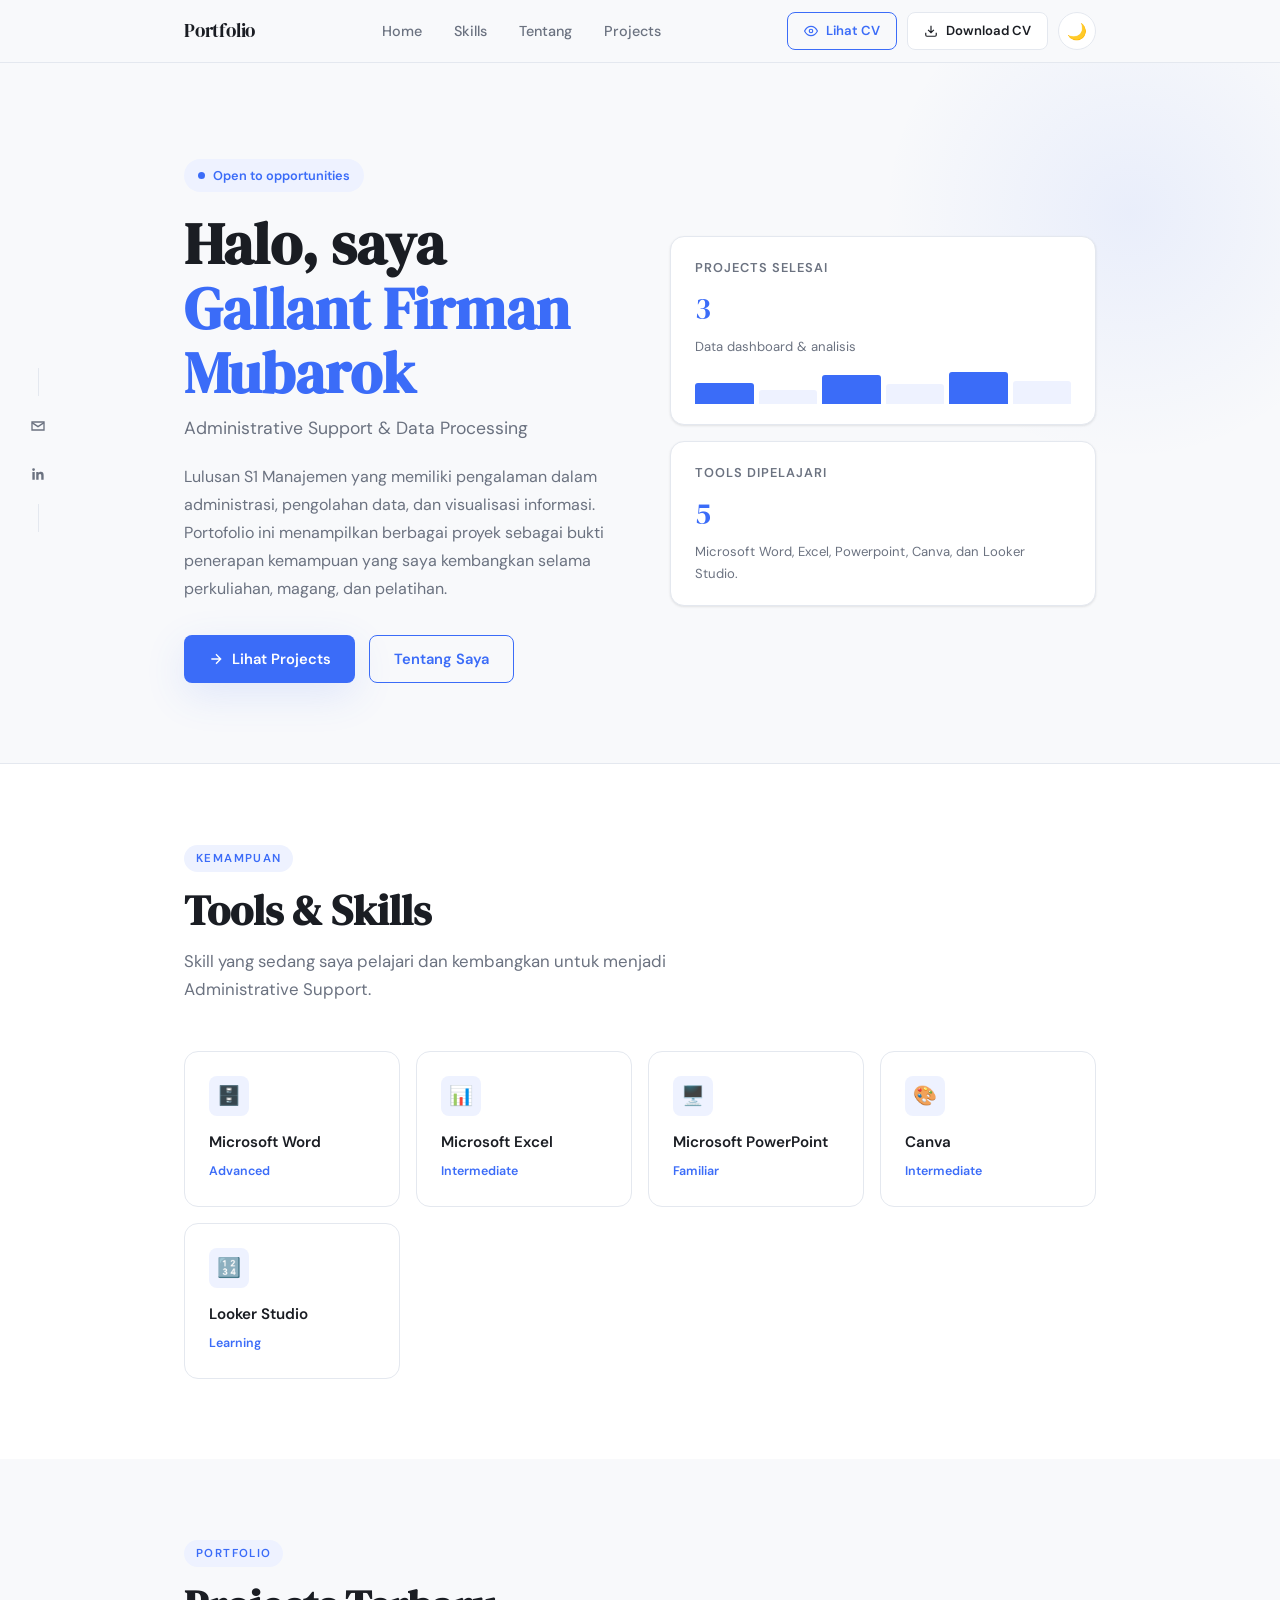
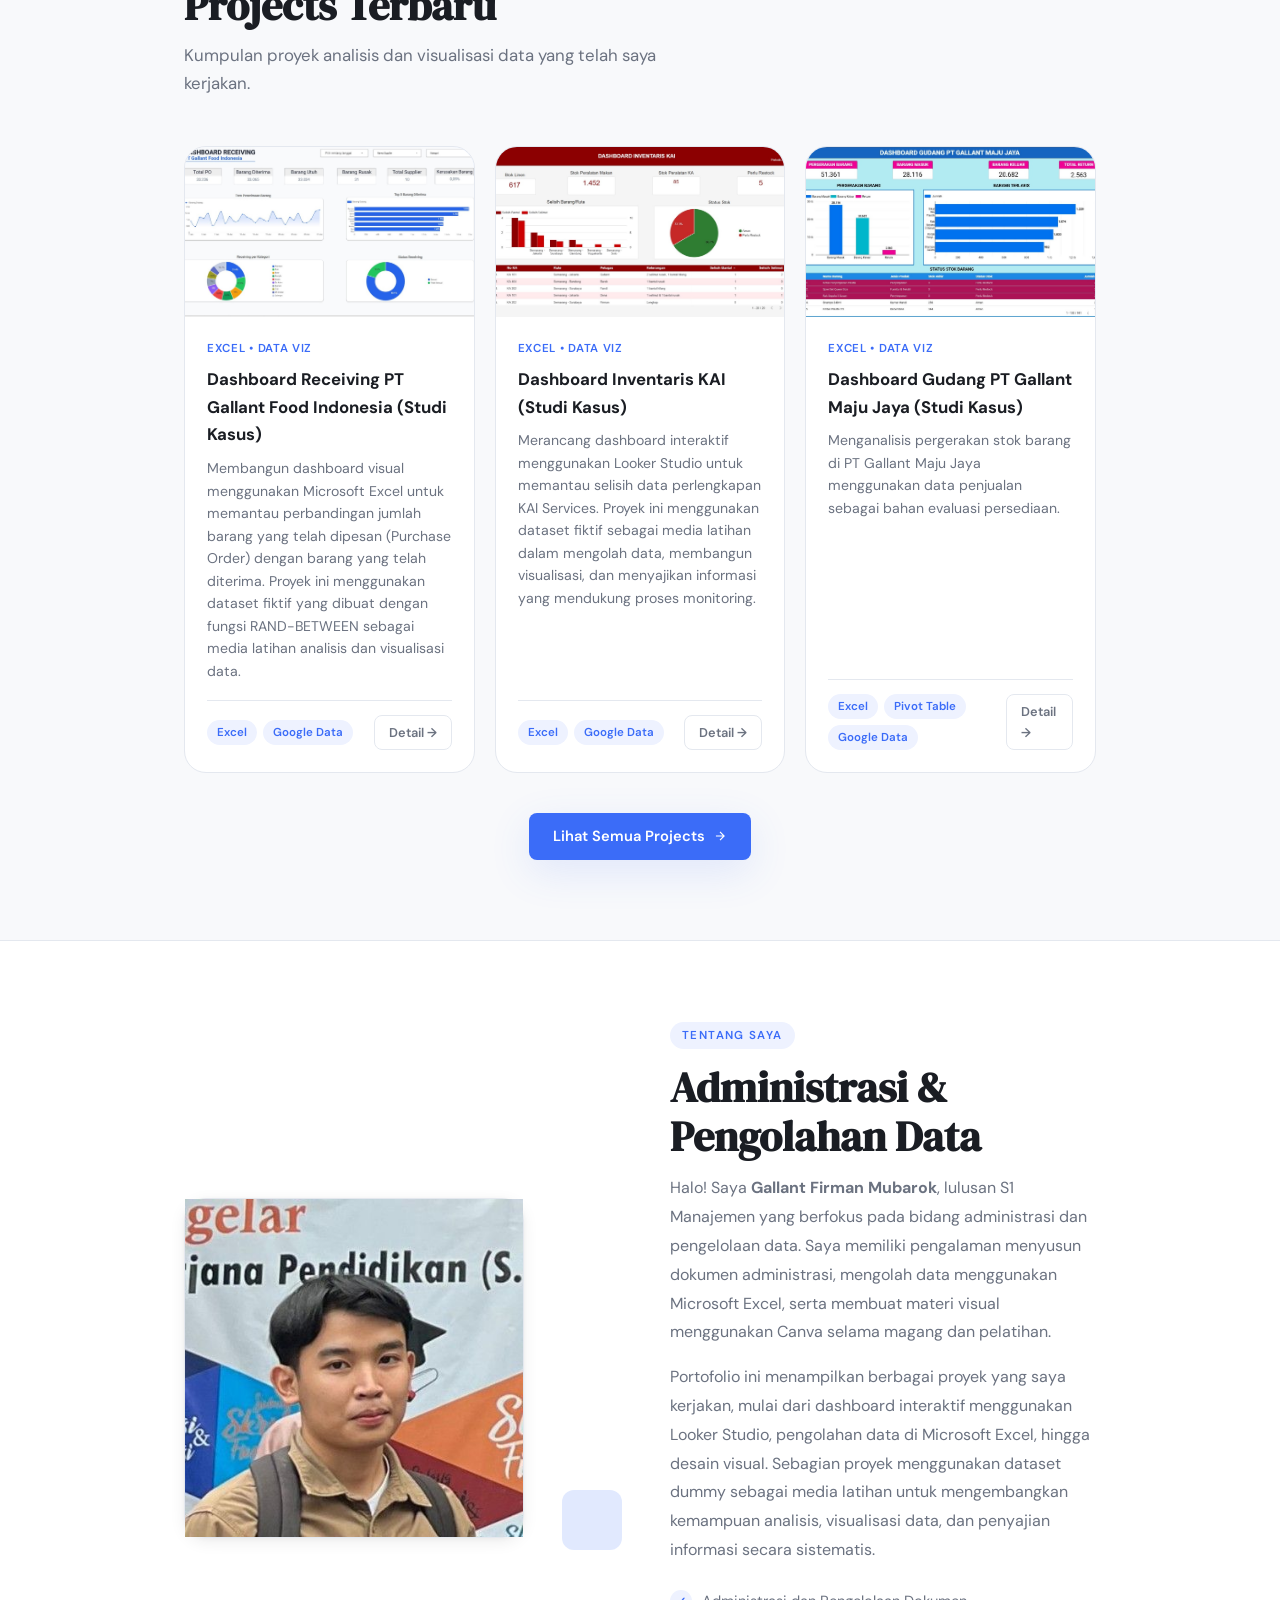
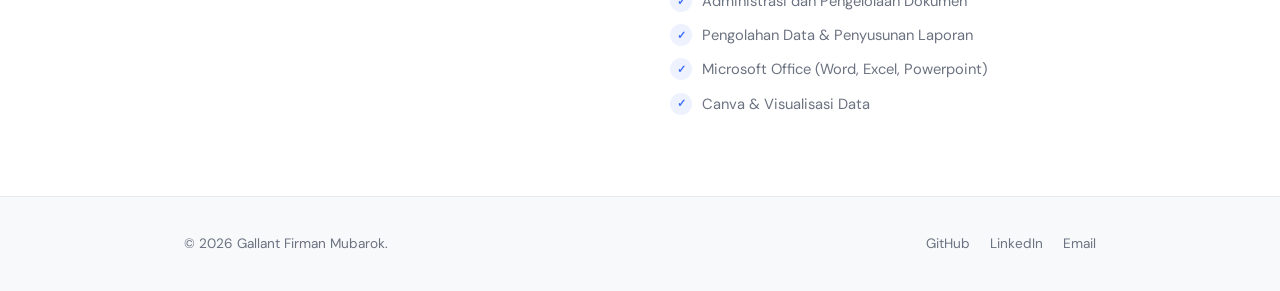
<file: index.html>
<!DOCTYPE html>
<!--
  DOCTYPE html = memberitahu browser bahwa ini adalah HTML versi 5
  Selalu taruh di baris pertama!
-->
<html lang="id">
<!--
  lang="id" = bahasa halaman ini adalah Indonesia
  Ini penting untuk aksesibilitas & SEO
-->

<head>
  <!-- HEAD berisi informasi tentang halaman, tidak terlihat di layar -->

  <!-- Charset = cara browser membaca karakter, utf-8 mendukung semua bahasa -->
  <meta charset="UTF-8">

  <!-- Viewport = instruksi untuk tampilan mobile agar responsif -->
  <meta name="viewport" content="width=device-width, initial-scale=1.0">

  <!-- Judul tab browser -->
  <title>Portfolio Gallant</title>

  <!-- Deskripsi untuk mesin pencari (SEO) -->
  <meta name="description" content="Portfolio data visualization dan dashboard oleh [Gallant Firman Mubarok], data enthusiast yang sedang belajar analisis data.">

  <!-- Hubungkan ke file CSS kita -->
  <link rel="stylesheet" href="css/style.css">

</head>

<body>

  <!-- ==================== NAVBAR ==================== -->
  <!-- <nav> = tag semantik untuk navigasi -->
  <nav class="navbar">
    <div class="container nav-inner">

      <!-- Logo / nama kamu -->
      <a href="index.html" class="nav-logo">
        Portfolio
      </a>

      <!-- Daftar link navigasi -->
      <ul class="nav-links" id="navLinks">
        <li><a href="index.html" class="active">Home</a></li>
        <li><a href="#skills">Skills</a></li>
        <li><a href="#about">Tentang</a></li>
        <li><a href="projects.html">Projects</a></li>
      </ul>

      <!-- Tombol dark mode + hamburger -->
      <div style="display:flex; align-items:center; gap:10px;">
        <!-- Tombol Lihat CV (preview, buka tab baru — TANPA atribut download) -->
        <a href="cv/cv-gallant.pdf" target="_blank" rel="noopener" class="btn btn-outline" style="padding:7px 16px; font-size:.82rem;">
          <svg width="14" height="14" fill="none" stroke="currentColor" stroke-width="2" viewBox="0 0 24 24">
            <path d="M1 12s4-8 11-8 11 8 11 8-4 8-11 8-11-8-11-8z"/>
            <circle cx="12" cy="12" r="3"/>
          </svg>
          Lihat CV
        </a>
        <!-- Tombol Download CV (unduh langsung) -->
        <a href="cv/cv-gallant.pdf" download class="btn btn-download" style="padding:7px 16px; font-size:.82rem;">
          <svg width="14" height="14" fill="none" stroke="currentColor" stroke-width="2" viewBox="0 0 24 24">
            <path d="M21 15v4a2 2 0 01-2 2H5a2 2 0 01-2-2v-4M7 10l5 5 5-5M12 15V3"/>
          </svg>
          Download CV
        </a>

        <!-- Tombol toggle dark/light mode -->
        <button class="theme-toggle" id="themeToggle" aria-label="Toggle dark mode" title="Ganti tema">
          🌙
        </button>

        <!-- Tombol hamburger ☰ — hanya terlihat di mobile -->
        <button class="nav-toggle" aria-label="Buka menu">
          <span></span>
          <span></span>
          <span></span>
        </button>
      </div>

    </div>
  </nav>


  <!-- ==================== HERO SECTION ==================== -->
  <!-- <main> = konten utama halaman -->
  <main>

    <section class="hero">
      <div class="container">
        <div class="hero-inner">

          <!-- Kolom kiri: teks -->
          <div class="hero-text">

            <!-- Badge "available for work" -->
            <div class="hero-badge">
              <span class="dot"></span>
              Open to opportunities
            </div>

            <!-- Nama kamu — GANTI dengan nama aslimu! -->
            <h1 class="hero-name">
              Halo, saya<br>
              <span class="accent">Gallant Firman Mubarok</span>
            </h1>

            <!-- Peran / jabatan -->
            <p class="hero-role">Administrative Support &amp; Data Processing</p>

            <!-- Deskripsi singkat — GANTI dengan deskripsimu! -->
            <p class="hero-desc">
              Lulusan S1 Manajemen yang memiliki pengalaman dalam administrasi, pengolahan data, dan visualisasi informasi. Portofolio ini menampilkan berbagai proyek sebagai bukti penerapan kemampuan yang saya kembangkan selama perkuliahan, magang, dan pelatihan.
            </p>

            <!-- Tombol aksi -->
            <div class="hero-actions">
              <a href="projects.html" class="btn btn-primary">
                <!-- SVG = grafik vektor untuk ikon kecil -->
                <svg width="16" height="16" fill="none" stroke="currentColor" stroke-width="2" viewBox="0 0 24 24">
                  <path d="M5 12h14M12 5l7 7-7 7"/>
                </svg>
                Lihat Projects
              </a>
              <a href="#about" class="btn btn-outline">Tentang Saya</a>
            </div>

          </div><!-- /hero-text -->

          <!-- Kolom kanan: kartu statistik dekoratif -->
          <div class="hero-visual">

            <div class="stat-card fade-up">
              <div class="label">Projects Selesai</div>
              <div class="value">3</div>
              <div class="desc">Data dashboard &amp; analisis</div>
              <!-- Bar chart mini dekoratif -->
              <div class="mini-chart">
                <div class="bar active" style="height:60%"></div>
                <div class="bar" style="height:40%"></div>
                <div class="bar active" style="height:80%"></div>
                <div class="bar" style="height:55%"></div>
                <div class="bar active" style="height:90%"></div>
                <div class="bar" style="height:65%"></div>
              </div>
            </div>

            <div class="stat-card fade-up">
              <div class="label">Tools Dipelajari</div>
              <div class="value">5</div>
              <div class="desc">Microsoft Word, Excel, Powerpoint, Canva, dan Looker Studio.</div>
            </div>

          </div><!-- /hero-visual -->

        </div><!-- /hero-inner -->
      </div>
    </section>


    <!-- ==================== SKILLS SECTION ==================== -->
    <section id="skills" style="background: white; border-top: 1px solid var(--color-border);">
      <div class="container">

        <span class="section-label">Kemampuan</span>
        <h2 class="section-title">Tools &amp; Skills</h2>
        <p class="section-subtitle">
          Skill yang sedang saya pelajari dan kembangkan untuk menjadi Administrative Support.
        </p>

        <!-- Grid skill — bisa ditambah / dikurangi sesuai kebutuhanmu -->
        <div class="skills-grid">

          <!-- Setiap .skill-card adalah satu kotak skill.
               CATATAN: sengaja TIDAK pakai progress bar persentase (mis. "80%") lagi —
               angka self-rated begitu gampang dipertanyakan ("kenapa cuma 80%?") dan
               terkesan seolah presisi padahal subjektif. Label kualitatif (Advanced /
               Intermediate / dst) tetap dipakai karena tidak mengklaim ukuran pasti. -->
           <div class="skill-card fade-up">
            <div class="skill-icon">🗄️</div>
            <div class="skill-name">Microsoft Word</div>
            <div class="skill-level">Advanced</div>
          </div>

          <div class="skill-card fade-up">
            <div class="skill-icon">📊</div>
            <div class="skill-name">Microsoft Excel</div>
            <div class="skill-level">Intermediate</div>
          </div>

          
          <div class="skill-card fade-up">
            <div class="skill-icon">🖥️</div>
            <div class="skill-name">Microsoft PowerPoint</div>
            <div class="skill-level">Familiar</div>
          </div>

          <div class="skill-card fade-up">
            <div class="skill-icon">🎨</div>
            <div class="skill-name">Canva</div>
            <div class="skill-level">Intermediate</div>
          </div>

          <div class="skill-card fade-up">
            <div class="skill-icon">🔢</div>
            <div class="skill-name">Looker Studio</div>
            <div class="skill-level">Learning</div>
          </div>

          
        </div><!-- /skills-grid -->

      </div>
    </section>


    <!-- ==================== PROJECTS PREVIEW ==================== -->
    <section id="projects">
      <div class="container">

        <span class="section-label">Portfolio</span>
        <h2 class="section-title">Projects Terbaru</h2>
        <p class="section-subtitle">
          Kumpulan proyek analisis dan visualisasi data yang telah saya kerjakan.
        </p>

        <div class="projects-grid">

          <!-- Card Slot #1 — Dashboard Receiving Gudang (dipindah ke depan, project favorit) -->
          <article class="project-card fade-up">
            <div class="project-thumb" style="padding:0; overflow:hidden;">
              <img src="images/dashboard-thumb-3.jpg"
                   alt="Dashboard Receiving PT Gallant Food Indonesia"
                   style="width:100%; height:100%; object-fit:cover; object-position:top;">
            </div>
            <div class="project-body">
              <div class="project-tag">Excel • Data Viz</div>
              <h3 class="project-title">Dashboard Receiving PT Gallant Food Indonesia (Studi Kasus)</h3>
              <p class="project-desc">Membangun dashboard visual menggunakan Microsoft Excel untuk memantau perbandingan jumlah barang yang telah dipesan (Purchase Order) dengan barang yang telah diterima. Proyek ini menggunakan dataset fiktif yang dibuat dengan fungsi RAND-BETWEEN sebagai media latihan analisis dan visualisasi data.</p>
              <div class="project-footer">
                <div class="project-tools">
                  <span class="tag">Excel</span>
                  <span class="tag">Google Data</span>
                </div>
                <a href="projects.html#project-1" class="btn btn-ghost" style="padding:6px 14px; font-size:.8rem">
                  Detail →
                </a>
              </div>
            </div>
          </article>

          <!-- Card Project 2 -->
<article class="project-card fade-up">
  <div class="project-thumb" style="padding:0; overflow:hidden;">
    <img src="images/dashboard-thumb-2.jpg"
         alt="Dashboard Inventaris KAI"
         style="width:100%; height:100%; object-fit:cover; object-position:top;">
  </div>
  <div class="project-body">
    <div class="project-tag">Excel • Data Viz</div>
    <h3 class="project-title">Dashboard Inventaris KAI (Studi Kasus)</h3>
    <p class="project-desc">Merancang dashboard interaktif menggunakan Looker Studio untuk memantau selisih data perlengkapan KAI Services. Proyek ini menggunakan dataset fiktif sebagai media latihan dalam mengolah data, membangun visualisasi, dan menyajikan informasi yang mendukung proses monitoring.</p>
    <div class="project-footer">
      <div class="project-tools">
        <span class="tag">Excel</span>
        <span class="tag">Google Data</span>
      </div>
      <a href="projects.html#project-2" class="btn btn-ghost" style="padding:6px 14px; font-size:.8rem">
        Detail →
      </a>
    </div>
  </div>
</article>
 <!-- Card Slot #3 — Dashboard Maju Jaya (dipindah ke belakang) -->
<article class="project-card fade-up">
  <div class="project-thumb" style="padding:0; overflow:hidden;">
    <img src="images/dashboard-thumb.jpg"
         alt="Dashboard Gudang PT Gallant Maju Jaya"
         style="width:100%; height:100%; object-fit:cover; object-position:top;">
  </div>
  <div class="project-body">
    <div class="project-tag">Excel • Data Viz</div>
    <h3 class="project-title">Dashboard Gudang PT Gallant Maju Jaya (Studi Kasus)</h3>
    <p class="project-desc">
      Menganalisis pergerakan stok barang di PT Gallant Maju Jaya menggunakan data penjualan sebagai bahan evaluasi persediaan.
    </p>
    <div class="project-footer">
      <div class="project-tools">
        <span class="tag">Excel</span>
        <span class="tag">Pivot Table</span>
        <span class="tag">Google Data</span>
      </div>
      <a href="projects.html#project-3" class="btn btn-ghost" style="padding:6px 14px; font-size:.8rem">
        Detail →
      </a>
    </div>
  </div>
</article>

                 </div><!-- /projects-grid -->

        <!-- Tombol lihat semua project -->
        <div class="see-all-wrap fade-up">
          <a href="projects.html" class="btn btn-primary">
            Lihat Semua Projects
            <svg width="14" height="14" fill="none" stroke="currentColor" stroke-width="2" viewBox="0 0 24 24">
              <path d="M5 12h14M12 5l7 7-7 7"/>
            </svg>
          </a>
        </div>

      </div>
    </section>


    <!-- ==================== ABOUT SECTION ==================== -->
    <section id="about" style="background: white; border-top: 1px solid var(--color-border);">
      <div class="container">

        <div class="about-grid">

          <!-- Kolom kiri: foto / avatar -->
          <div class="about-photo-wrap fade-up">
            <div class="about-photo">
              <img src="images/foto-saya.jpg" alt="Foto Gallant Firman Mubarok">
                              <!--
                Untuk memasukkan foto asli, ganti emoji di atas dengan:
                <img src="images/foto-saya.jpg" alt="Foto Gallant Firman Mubarok">
                Simpan foto di folder images/
              -->
            </div>
          </div>

          <!-- Kolom kanan: teks tentang -->
          <div class="about-content fade-up">
            <span class="section-label">Tentang Saya</span>
            <h2 class="section-title">Administrasi & Pengolahan Data</h2>

            <!-- GANTI dengan cerita personalmu! -->
            <p style="color: var(--color-muted); line-height: 1.8; margin-bottom: 16px;">
              Halo! Saya <strong>Gallant Firman Mubarok</strong>, lulusan S1 Manajemen yang berfokus pada bidang administrasi dan pengelolaan data. 
              Saya memiliki pengalaman menyusun dokumen administrasi, mengolah data menggunakan Microsoft Excel, serta membuat materi visual menggunakan Canva selama magang dan pelatihan.
    
            </p>
            <p style="color: var(--color-muted); line-height: 1.8; margin-bottom: 24px;">
             Portofolio ini menampilkan berbagai proyek yang saya kerjakan, mulai dari dashboard interaktif menggunakan Looker Studio, pengolahan data di Microsoft Excel, hingga desain visual. 
             Sebagian proyek menggunakan dataset dummy sebagai media latihan untuk mengembangkan kemampuan analisis, visualisasi data, dan penyajian informasi secara sistematis.
                      </p>

            <!-- Checklist hal-hal tentang kamu -->
            <ul class="about-list">
              <li>Administrasi dan Pengelolaan Dokumen</li>
              <li>Pengolahan Data &amp; Penyusunan Laporan</li>
              <li>Microsoft Office (Word, Excel, Powerpoint)</li>
              <li>Canva &amp; Visualisasi Data</li>
            </ul>

          </div>

        </div><!-- /about-grid -->

      </div>
    </section>

  </main><!-- /main -->


  <!-- ==================== FOOTER ==================== -->
  <footer>
    <div class="container footer-inner">
      <p class="footer-copy">
        © <span class="footer-year"></span> Gallant Firman Mubarok.
      </p>
      <nav class="footer-links">
        <a href="https://github.com/gallantfirman13-bot" target="_blank" rel="noopener">GitHub</a>
        <a href="https://www.linkedin.com/in/gallant-firman-39151b2b7/" target="_blank" rel="noopener">LinkedIn</a>
        <a href="mailto:gallantfirman13@gmail.com">Email</a>
      </nav>
    </div>
  </footer>


  <!-- Hubungkan file JavaScript — taruh di paling bawah agar HTML
       selesai dimuat dulu sebelum JS dijalankan -->
  <!-- Tombol Back to Top -->
  <!-- ==================== FLOATING KONTAK CEPAT ====================
       Sengaja cuma 2 ikon kecil + garis tipis (bukan tombol besar/berteks)
       biar tetap ringan & tidak berkesan padat. Ditaruh di kiri (bukan kanan)
       supaya tidak numpuk dengan tombol "Back to Top" yang di kanan-bawah.
       Otomatis disembunyikan di layar sempit (lihat CSS .contact-float),
       karena di situ kontak sudah cukup terwakili lewat footer. -->
  <div class="contact-float">
    <span class="contact-float-line"></span>
    <a href="mailto:gallantfirman13@gmail.com" class="icon-btn" aria-label="Kirim Email" title="Kirim Email">
      <svg width="16" height="16" fill="none" stroke="currentColor" stroke-width="2" viewBox="0 0 24 24">
        <path d="M3 6h18v12H3z"/>
        <path d="M3 7l9 6 9-6"/>
      </svg>
    </a>
    <a href="https://www.linkedin.com/in/gallant-firman-39151b2b7/" target="_blank" rel="noopener" class="icon-btn" aria-label="Buka LinkedIn" title="LinkedIn">
      <svg width="16" height="16" fill="currentColor" viewBox="0 0 24 24">
        <path d="M20.45 20.45h-3.56v-5.57c0-1.33-.02-3.04-1.85-3.04-1.85 0-2.14 1.45-2.14 2.94v5.67H9.34V9h3.42v1.56h.05c.48-.9 1.64-1.85 3.38-1.85 3.6 0 4.27 2.37 4.27 5.46zM5.34 7.43a2.06 2.06 0 110-4.13 2.06 2.06 0 010 4.13zM7.12 20.45H3.56V9h3.56z"/>
      </svg>
    </a>
    <span class="contact-float-line"></span>
  </div>

  <button class="back-to-top" id="backToTop" aria-label="Kembali ke atas">
    <svg width="18" height="18" fill="none" stroke="currentColor" stroke-width="2.5" viewBox="0 0 24 24">
      <path d="M18 15l-6-6-6 6"/>
    </svg>
  </button>

  <script src="js/main.js"></script>

</body>
</html>
</file>
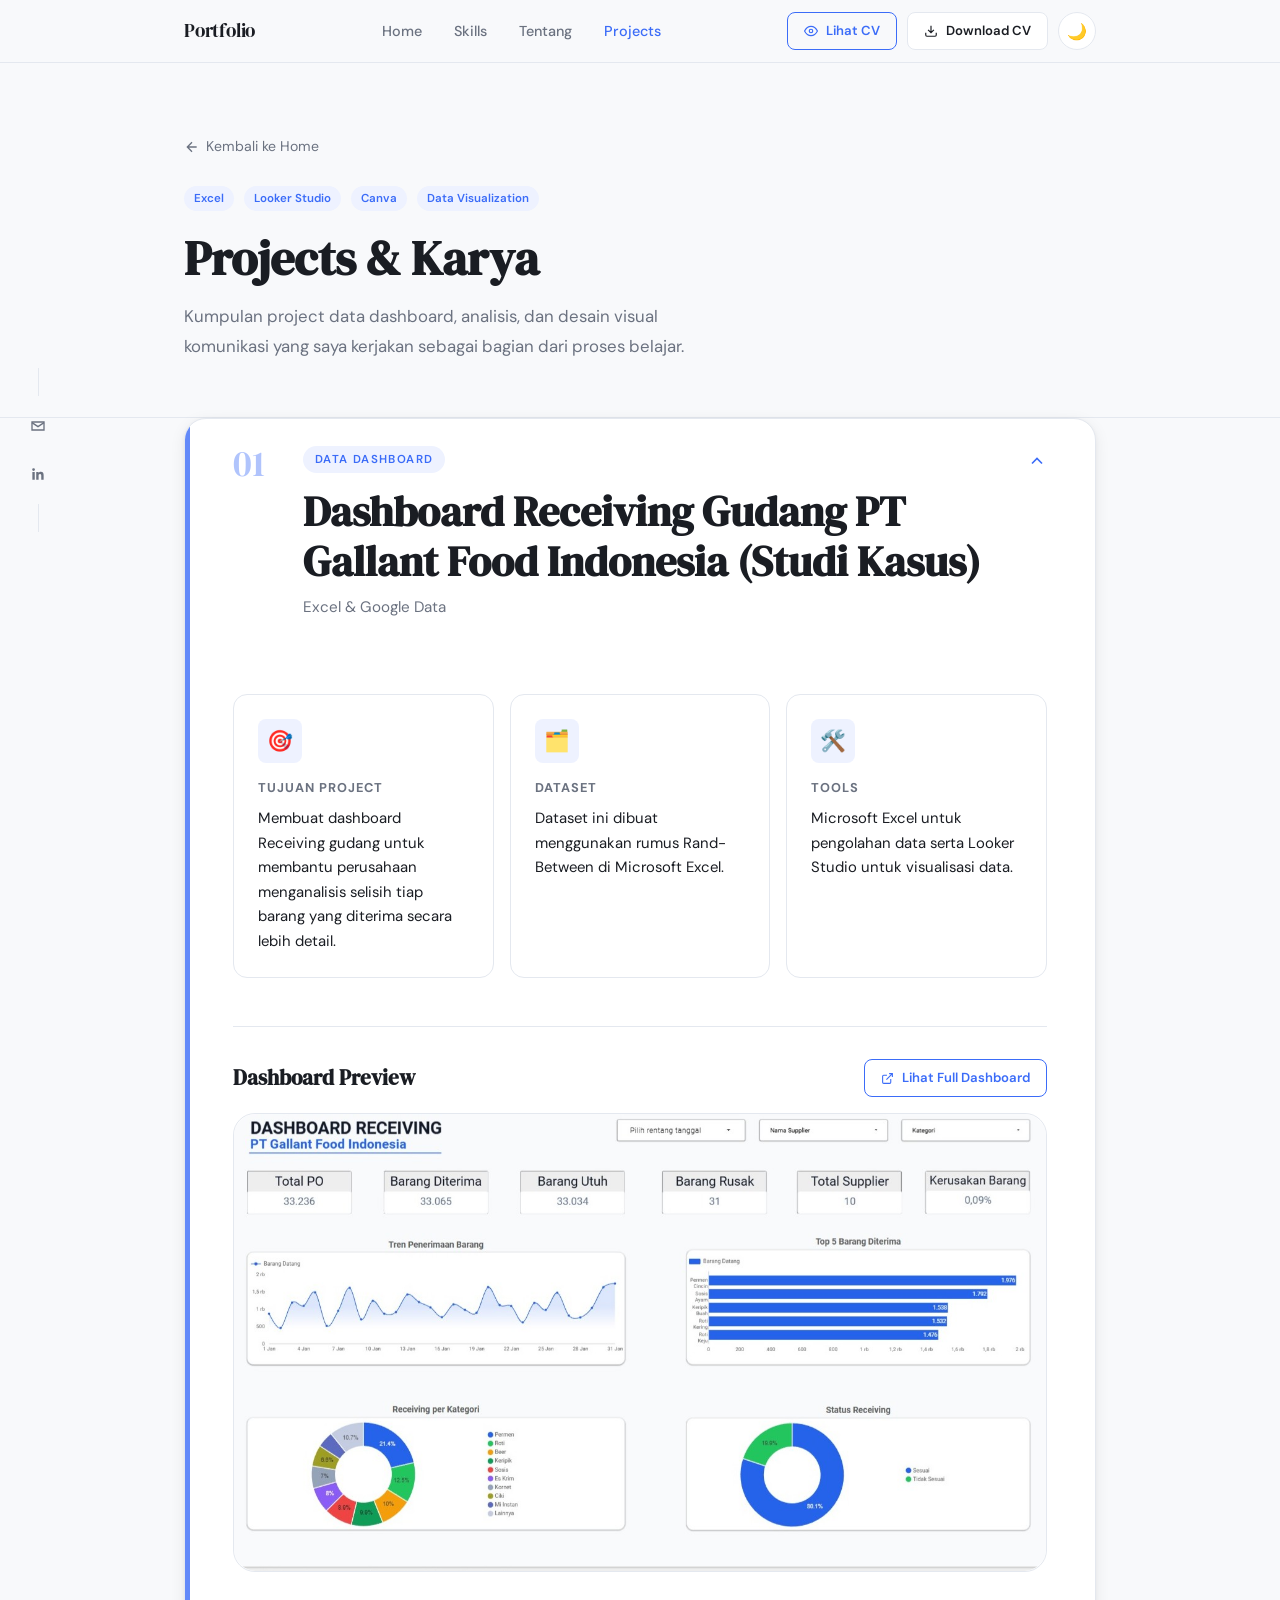
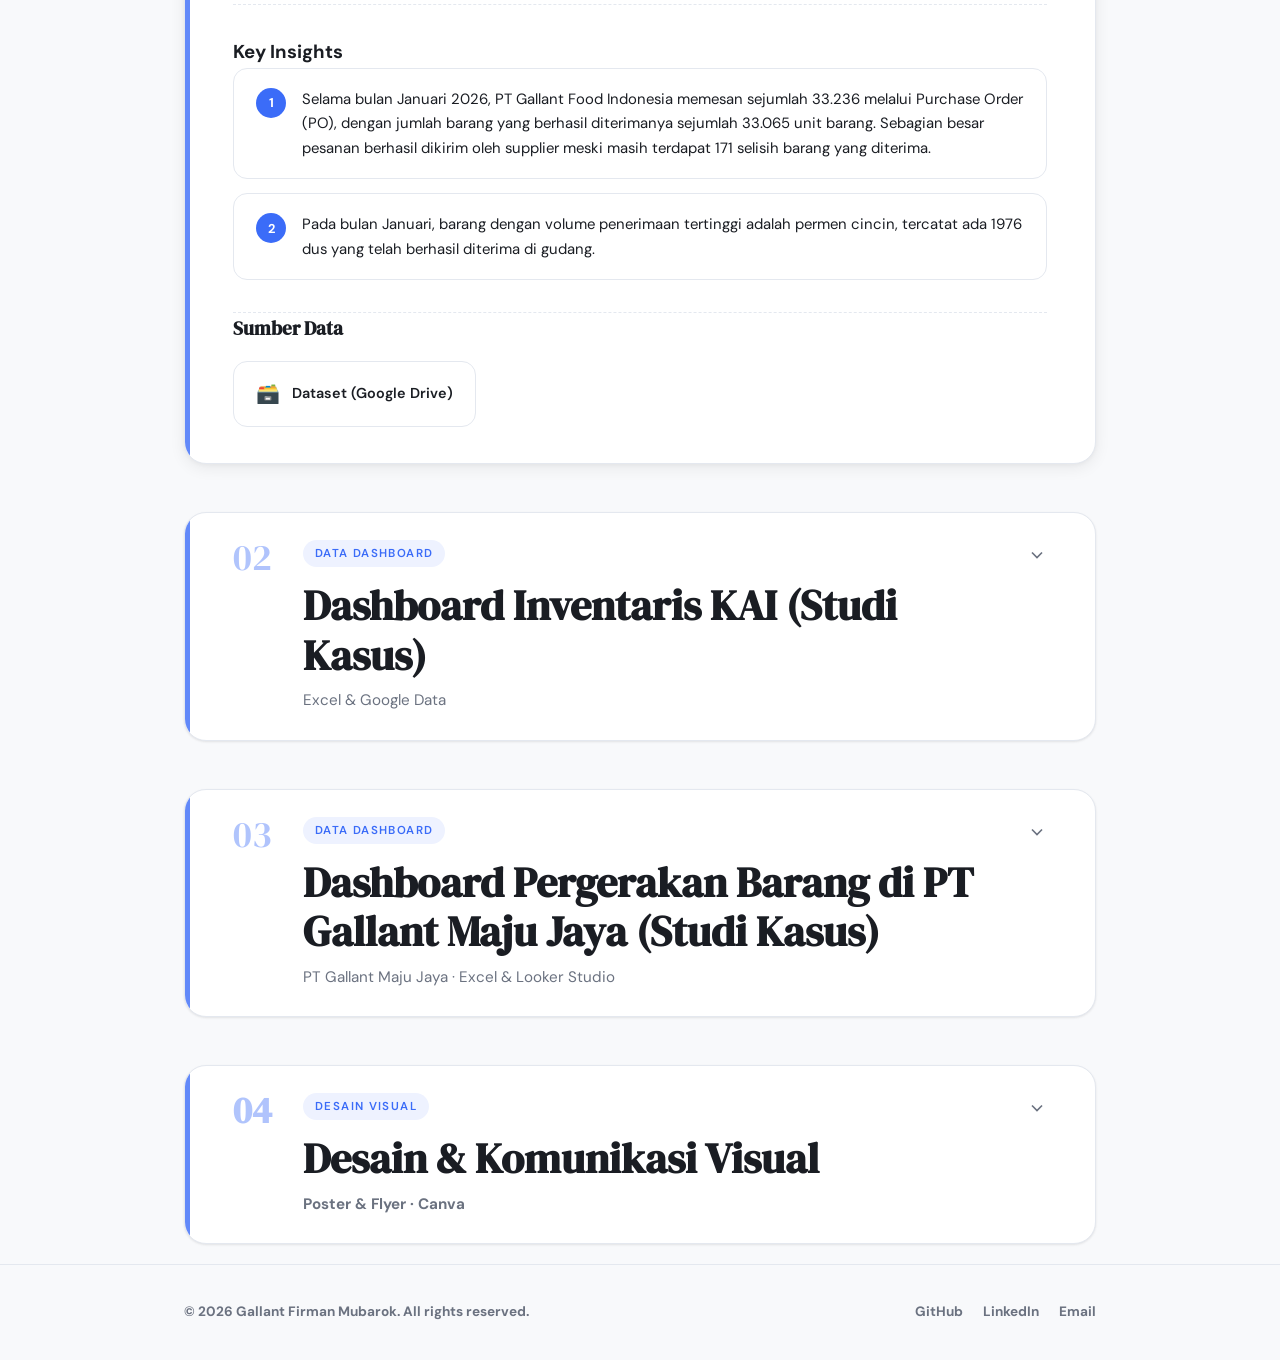
<file: projects.html>
<!DOCTYPE html>
<html lang="id">

<head>
  <meta charset="UTF-8">
  <meta name="viewport" content="width=device-width, initial-scale=1.0">
  <title>Projects Gallant Firman Mubarok</title>
  <meta name="description" content="Detail project data visualization, dashboard, dan desain visual oleh Gallant Firman Mubarok.">
  <link rel="stylesheet" href="css/style.css">
</head>

<body>

  <!-- ==================== NAVBAR ==================== -->
  <nav class="navbar">
    <div class="container nav-inner">
      <a href="index.html" class="nav-logo">Portfolio</a>
      <ul class="nav-links" id="navLinks">
        <li><a href="index.html">Home</a></li>
        <li><a href="index.html#skills">Skills</a></li>
        <li><a href="index.html#about">Tentang</a></li>
        <li><a href="projects.html" class="active">Projects</a></li>
      </ul>
      <div style="display:flex; align-items:center; gap:10px;">
        <!-- Tombol Lihat CV (preview, buka tab baru — TANPA atribut download) -->
        <a href="cv/cv-gallant.pdf" target="_blank" rel="noopener" class="btn btn-outline" style="padding:7px 16px; font-size:.82rem;">
          <svg width="14" height="14" fill="none" stroke="currentColor" stroke-width="2" viewBox="0 0 24 24">
            <path d="M1 12s4-8 11-8 11 8 11 8-4 8-11 8-11-8-11-8z"/>
            <circle cx="12" cy="12" r="3"/>
          </svg>
          Lihat CV
        </a>
        <a href="cv/cv-gallant.pdf" download class="btn btn-download" style="padding:7px 16px; font-size:.82rem;">
          <svg width="14" height="14" fill="none" stroke="currentColor" stroke-width="2" viewBox="0 0 24 24">
            <path d="M21 15v4a2 2 0 01-2 2H5a2 2 0 01-2-2v-4M7 10l5 5 5-5M12 15V3"/>
          </svg>
          Download CV
        </a>
        <button class="theme-toggle" id="themeToggle" aria-label="Toggle dark mode" title="Ganti tema">🌙</button>
        <button class="nav-toggle" aria-label="Buka menu">
          <span></span><span></span><span></span>
        </button>
      </div>
    </div>
  </nav>


  <main>

    <!-- ==================== PAGE HEADER ==================== -->
    <div class="page-hero">
      <div class="container">
        <a href="index.html" class="back-link">
          <svg width="16" height="16" fill="none" stroke="currentColor" stroke-width="2" viewBox="0 0 24 24">
            <path d="M19 12H5M12 19l-7-7 7-7"/>
          </svg>
          Kembali ke Home
        </a>
        <a href="projects.html" id="backToAllProjects" class="back-link" style="display:none; margin-left:16px;">
          <svg width="16" height="16" fill="none" stroke="currentColor" stroke-width="2" viewBox="0 0 24 24">
            <path d="M19 12H5M12 19l-7-7 7-7"/>
          </svg>
          Lihat Semua Project
        </a>
        <div class="project-detail-wrap">
          <div class="project-meta">
            <span class="tag">Excel</span>
            <span class="tag">Looker Studio</span>
            <span class="tag">Canva</span>
            <span class="tag">Data Visualization</span>
          </div>
          <h1 class="page-title">Projects & Karya</h1>
          <p class="page-desc">
            Kumpulan project data dashboard, analisis, dan desain visual komunikasi
            yang saya kerjakan sebagai bagian dari proses belajar.
          </p>
        </div>
      </div>
    </div>


    <div class="container">

      <!-- ==================== SLOT #1: DASHBOARD RECEIVING GUDANG ====================
           Sengaja ditaruh PALING DEPAN + default terbuka atas permintaan user,
           karena project ini dianggap paling menarik untuk langsung ditunjukkan ke HR.
           (Sebelumnya di slot #3 — isinya cuma ditukar dengan slot #3, id & nomor
           tetap mengikuti posisi supaya urutan tampilan konsisten dengan labelnya.) -->
      <details class="project-section fade-up" id="project-1" open>

        <!-- Klik bagian ini untuk buka/tutup project -->
        <summary class="project-section-header">
          <span class="project-number">01</span>
          <div class="project-heading-group">
            <span class="section-label">Data Dashboard</span>
            <h2 class="section-title" style="margin-bottom:8px;">Dashboard Receiving Gudang PT Gallant Food Indonesia (Studi Kasus)</h2>
            <p style="color:var(--color-muted); font-size:.95rem;">Excel & Google Data</p>
          </div>
          <span class="project-chevron">
            <svg width="20" height="20" fill="none" stroke="currentColor" stroke-width="2" viewBox="0 0 24 24">
              <path d="M6 9l6 6 6-6"/>
            </svg>
          </span>
        </summary>

        <!-- Isi project: hanya tampil kalau accordion-nya dibuka -->
        <div class="project-body-inner">

        <div class="detail-grid">
          <div class="detail-card fade-up">
            <div class="detail-icon">🎯</div>
            <h3>Tujuan Project</h3>
            <p>Membuat dashboard Receiving gudang untuk membantu perusahaan menganalisis selisih tiap barang yang diterima secara lebih detail.</p>
          </div>
          <div class="detail-card fade-up">
            <div class="detail-icon">🗂️</div>
            <h3>Dataset</h3>
            <p>Dataset ini dibuat menggunakan rumus Rand-Between di Microsoft Excel.</p>
          </div>
          <div class="detail-card fade-up">
            <div class="detail-icon">🛠️</div>
            <h3>Tools</h3>
            <p>Microsoft Excel untuk pengolahan data serta Looker Studio untuk visualisasi data.</p>
          </div>
        </div>

        <div class="viz-section">
          <div class="viz-header">
            <h3>Dashboard Preview</h3>
            <a href="https://datastudio.google.com/reporting/04877ddd-7d4c-44ec-88f6-e468b1d69c61" target="_blank" rel="noopener" class="btn btn-outline" style="font-size:.82rem; padding:7px 16px;">
              <svg width="13" height="13" fill="none" stroke="currentColor" stroke-width="2" viewBox="0 0 24 24">
                <path d="M18 13v6a2 2 0 01-2 2H5a2 2 0 01-2-2V8a2 2 0 012-2h6M15 3h6v6M10 14L21 3"/>
              </svg>
              Lihat Full Dashboard
            </a>
          </div>
          <div class="dashboard-preview">
            <img src="images/dashboard-3.jpg"
                 alt="Screenshot Dashboard Receiving Gudang PT Gallant Food Indonesia"
                 onerror="this.parentElement.classList.add('no-image')">
            <div class="no-image-hint">
              <span>📊</span>
              <p>Simpan screenshot dengan nama<br><code>dashboard-3.jpg</code> di folder <code>images/</code></p>
            </div>
          </div>
        </div>

        <div class="insights-section">
          <h3>Key Insights</h3>
          <div class="insight-list">
            <div class="insight-item fade-up">
              <div class="insight-num">1</div>
              <p>Selama bulan Januari 2026, PT Gallant Food Indonesia memesan sejumlah 33.236 melalui Purchase Order (PO), 
                dengan jumlah barang yang berhasil diterimanya sejumlah 33.065 unit barang. Sebagian besar pesanan berhasil dikirim oleh supplier meski masih terdapat 171 selisih barang yang diterima.</p>
            </div>
            <div class="insight-item fade-up">
              <div class="insight-num">2</div>
              <p>Pada bulan Januari, barang dengan volume penerimaan tertinggi adalah permen cincin, tercatat ada 1976 dus yang telah berhasil diterima di gudang.</p>
            </div>
          </div>
        </div>

        <div class="links-section" style="padding-top:0;">
          <h3 style="font-family:var(--font-heading); font-size:1.2rem; margin-bottom:16px;">Sumber Data</h3>
          <div class="project-links">
            <a href="https://docs.google.com/spreadsheets/d/10p7k4Sxw_ndcmQPtYns71fTsmbj92Clk/edit?usp=sharing&ouid=111005627426143529940&rtpof=true&sd=true" target="_blank" rel="noopener" class="link-card">
              <span class="link-icon">🗃️</span>
              Dataset (Google Drive)
            </a>
          </div>
        </div>

        </div><!-- /project-body-inner -->

      </details><!-- /slot-1 -->

      <hr class="section-divider">

      <!-- ==================== PROJECT 2: DASHBOARD BARU ==================== -->
<details class="project-section fade-up" id="project-2">

  <summary class="project-section-header">
    <span class="project-number">02</span>
    <div class="project-heading-group">
      <span class="section-label">Data Dashboard</span>
      <h2 class="section-title" style="margin-bottom:8px;">Dashboard Inventaris KAI (Studi Kasus)</h2>
      <p style="color:var(--color-muted); font-size:.95rem;">Excel & Google Data</p>
    </div>
    <span class="project-chevron">
      <svg width="20" height="20" fill="none" stroke="currentColor" stroke-width="2" viewBox="0 0 24 24">
        <path d="M6 9l6 6 6-6"/>
      </svg>
    </span>
  </summary>

  <div class="project-body-inner">

  <div class="detail-grid">
    <div class="detail-card fade-up">
      <div class="detail-icon">🎯</div>
      <h3>Tujuan Project</h3>
      <p>Membuat dashboard inventaris untuk memantau stok kebutuhan konsumen seperti bantal dan selimut, mencatat barang yang hilang ataupun rusak, serta untuk mempermudah monitoring.</p>
    </div>
    <div class="detail-card fade-up">
      <div class="detail-icon">🗂️</div>
      <h3>Dataset</h3>
      <p>Dataset yang digunakan dalam project ini merupakan data fiktif yang dibuat untuk tujuan pembelajaran dan pengembangan dashboard. Data ini tidak berasal dari PT Kereta Api Indonesia.</p>
    </div>
    <div class="detail-card fade-up">
      <div class="detail-icon">🛠️</div>
      <h3>Tools</h3>
      <p>Excel untuk pengolahan data serta Google Data sebagai visualisasi data.</p>
    </div>
  </div>

  <div class="viz-section">
    <div class="viz-header">
      <h3>Dashboard Preview</h3>
      <a href="https://datastudio.google.com/reporting/8fe1b69a-d71e-4c26-b5d6-483c1fbb6dfb" target="_blank" rel="noopener" class="btn btn-outline" style="font-size:.82rem; padding:7px 16px;">
        <svg width="13" height="13" fill="none" stroke="currentColor" stroke-width="2" viewBox="0 0 24 24">
          <path d="M18 13v6a2 2 0 01-2 2H5a2 2 0 01-2-2V8a2 2 0 012-2h6M15 3h6v6M10 14L21 3"/>
        </svg>
        Lihat Full Dashboard
      </a>
    </div>
    <div class="dashboard-preview">
      <img src="images/dashboard-2.jpg"
           alt="Screenshot Dashboard Inventaris KAI"
           onerror="this.parentElement.classList.add('no-image')">
      <div class="no-image-hint">
        <span>📊</span>
        <p>Simpan screenshot dengan nama<br><code>dashboard-2.jpg</code> di folder <code>images/</code></p>
      </div>
    </div>
  </div>

  <div class="insights-section">
    <h3>Key Insights</h3>
    <div class="insight-list">
      <div class="insight-item fade-up">
        <div class="insight-num">1</div>
        <p>Berdasarkan data, rute Semarang - Jakarta mencatat jumlah selisih inventaris paling tinggi dibanding rute lain.</p>
      </div>
      <div class="insight-item fade-up">
        <div class="insight-num">2</div>
        <p>Sebagian besar stock masih tersedia, namun terdapat beberapa peralatan yang membutuhkan restock dengan segera.</p>
      </div>
    </div>
  </div>

  <div class="links-section" style="padding-top:0;">
    <h3 style="font-family:var(--font-heading); font-size:1.2rem; margin-bottom:16px;">Sumber Data</h3>
    <div class="project-links">
      <a href="https://docs.google.com/spreadsheets/d/1Ud_0TKPoykbjgFh2o2NQ9I8Kx0WVtXiw/edit?usp=sharing&ouid=111005627426143529940&rtpof=true&sd=true" target="_blank" rel="noopener" class="link-card">
        <span class="link-icon">🗃️</span>
        Dataset (Google Drive)
      </a>
    </div>
  </div>

  </div><!-- /project-body-inner -->

</details><!-- /project-2 -->

      <hr class="section-divider">

      <!-- ==================== SLOT #3: DASHBOARD PT GALLANT MAJU JAYA ====================
           Sebelumnya ini slot #1 — sekarang dipindah ke posisi terakhir sesuai
           permintaan user (ditukar dengan Dashboard Receiving Gudang di slot #1). -->
      <details class="project-section fade-up" id="project-3">

        <summary class="project-section-header">
          <span class="project-number">03</span>
          <div class="project-heading-group">
            <span class="section-label">Data Dashboard</span>
            <h2 class="section-title" style="margin-bottom:8px;">Dashboard Pergerakan Barang di PT Gallant Maju Jaya (Studi Kasus)</h2>
            <p style="color:var(--color-muted); font-size:.95rem;">PT Gallant Maju Jaya · Excel & Looker Studio</p>
          </div>
          <span class="project-chevron">
            <svg width="20" height="20" fill="none" stroke="currentColor" stroke-width="2" viewBox="0 0 24 24">
              <path d="M6 9l6 6 6-6"/>
            </svg>
          </span>
        </summary>

        <div class="project-body-inner">

        <div class="detail-grid">
          <div class="detail-card fade-up">
            <div class="detail-icon">🎯</div>
            <h3>Tujuan Project</h3>
            <p>Membuat dashboard monitoring gudang untuk memvisualisasikan aktivitas barang masuk,
            barang keluar, return, dan kondisi stok guna mendukung pengambilan keputusan pengelolaan persediaan.</p>
          </div>
          <div class="detail-card fade-up">
            <div class="detail-icon">🗂️</div>
            <h3>Dataset</h3>
            <p>Data simulasi (dummy data) buatan Claude AI. Berisi 1.000 transaksi gudang dalam format CSV
            mencakup data persediaan, pergerakan barang, dan return.</p>
          </div>
          <div class="detail-card fade-up">
            <div class="detail-icon">🛠️</div>
            <h3>Tools</h3>
            <p>Microsoft Excel untuk pengolahan data & Pivot Table, serta Looker Studio untuk
            visualisasi data interaktif.</p>
          </div>
        </div>

        <div class="viz-section">
          <div class="viz-header">
            <h3>Dashboard Preview</h3>
            <a href="https://datastudio.google.com/u/0/reporting/53ca4837-5069-4c0c-a720-23d42c0f3bdd/page/jvZ0F" target="_blank" rel="noopener" class="btn btn-outline" style="font-size:.82rem; padding:7px 16px;">
              <svg width="13" height="13" fill="none" stroke="currentColor" stroke-width="2" viewBox="0 0 24 24">
                <path d="M18 13v6a2 2 0 01-2 2H5a2 2 0 01-2-2V8a2 2 0 012-2h6M15 3h6v6M10 14L21 3"/>
              </svg>
              Lihat Full Dashboard
            </a>
          </div>
          <div class="dashboard-preview">
            <img
              src="images/dashboard-1.jpg"
              alt="Screenshot Dashboard Pergerakan Barang PT Gallant Maju Jaya"
              onerror="this.parentElement.classList.add('no-image')"
            >
            <div class="no-image-hint">
              <span>📊</span>
              <p>Simpan screenshot dashboard kamu dengan nama<br><code>dashboard-1.jpg</code> di folder <code>images/</code></p>
            </div>
          </div>
        </div>

        <div class="insights-section">
          <h3>Key Insights</h3>
          <div class="insight-list">
            <div class="insight-item fade-up">
              <div class="insight-num">1</div>
              <p><strong>Arus barang masuk lebih tinggi dari barang keluar. Persediaan masih cukup aman akan tetapi perlu pemantauan agar tidak terjadi penumpukan stok pada slow moving product.</p>
            </div>
            <div class="insight-item fade-up">
              <div class="insight-num">2</div>
              <p><strong>Transaksi return sangat rendah. Total return sejumlah 2.563 unit dari total 51.361 pergerakan barang, menunjukkan kualitas pengiriman yang baik.</p>
            </div>
            <div class="insight-item fade-up">
              <div class="insight-num">3</div>
              <p><strong>Produk terlaris didominasi kategori kebutuhan rumah tangga. Kategori ini konsisten menjadi top seller setiap bulannya.</p>
            </div>
            <div class="insight-item fade-up">
              <div class="insight-num">4</div>
              <p><strong>Terdapat beberapa produk yang memerlukan restock.</p>
            </div>
          </div>
        </div>

        <div class="links-section" style="padding-top:0;">
          <h3 style="font-family:var(--font-heading); font-size:1.2rem; margin-bottom:16px;">Sumber Data</h3>
          <div class="project-links">
            <a href="https://docs.google.com/spreadsheets/d/1YP-XuomMbPYV_YAM4oz_BmnwNq7CCcfO/edit?usp=drive_link&ouid=111005627426143529940&rtpof=true&sd=true"
               target="_blank" rel="noopener" class="link-card">
              <span class="link-icon">🗃️</span>
              Dataset (Google Drive)
            </a>
          </div>
        </div>

        </div><!-- /project-body-inner -->

      </details><!-- /slot-3 -->

      <hr class="section-divider">

      <!-- ==================== PROJECT 4: DESAIN CANVA ====================
           FIX: id diganti dari "project-3" (duplikat, bentrok sama Dashboard 3
           di atas) menjadi "project-4" supaya unik. -->
      <details class="project-section fade-up" id="project-4">

        <summary class="project-section-header">
          <span class="project-number">04</span>
          <div class="project-heading-group">
            <span class="section-label">Desain Visual</span>
            <h2 class="section-title" style="margin-bottom:8px;">Desain & Komunikasi Visual</h2>
            <p style="color:var(--color-muted); font-size:.95rem;">Poster & Flyer · Canva</p>
          </div>
          <span class="project-chevron">
            <svg width="20" height="20" fill="none" stroke="currentColor" stroke-width="2" viewBox="0 0 24 24">
              <path d="M6 9l6 6 6-6"/>
            </svg>
          </span>
        </summary>

        <div class="project-body-inner">

        <!--
          Tombol "Lihat Semua di Drive" dipindah ke sini (di dalam isi/body),
          bukan di summary — supaya klik tombolnya tidak ikut menutup/membuka accordion.
          GANTI href di bawah dengan link folder Google Drive berisi semua flyer kamu.
        -->
        <div style="display:flex; justify-content:flex-end; margin-bottom:16px;">
          <a href="https://drive.google.com/drive/folders/1EfgLjjZtSSTrj3xVxYP_bIH62UFfXLy9?usp=drive_link"
             target="_blank" rel="noopener"
             class="btn btn-outline"
             style="font-size:.82rem; padding:7px 16px; white-space:nowrap;">
            <svg width="13" height="13" fill="none" stroke="currentColor" stroke-width="2" viewBox="0 0 24 24">
              <path d="M18 13v6a2 2 0 01-2 2H5a2 2 0 01-2-2V8a2 2 0 012-2h6M15 3h6v6M10 14L21 3"/>
            </svg>
            Lihat Semua di Drive
          </a>
        </div>

        <p style="color:var(--color-muted); font-size:.92rem; margin-bottom:28px; line-height:1.7;">
          Kumpulan karya desain visual menggunakan Canva yang meliputi poster, flyer promosi, dan infografis
          yang dibuat untuk kebutuhan komunikasi dan dokumentasi.
        </p>

        <!--
          GRID FLYER — preview langsung di website
          Setiap kartu menampilkan gambar + tombol "Lihat Full Size" ke Drive

          CARA PAKAI:
          1. Simpan file flyer kamu di folder images/ dengan nama:
             flyer-1.jpg, flyer-2.jpg, flyer-3.jpg, ... dst sampai flyer-10.jpg
          2. Ganti teks "Judul Flyer X" dengan judul asli karyamu
          3. Ganti link href="..." dengan link Google Drive file tersebut (klik kanan file di Drive → "Dapatkan link")
          4. Kalau belum punya semua 10 flyer, hapus saja kartu yang belum ada
        -->
        <div class="flyer-grid">

          <!-- FLYER 1 -->
          <div class="flyer-card fade-up">
            <div class="flyer-img-wrap">
              <img src="images/flyer-1.jpg" alt="Flyer 1"
                   onerror="this.parentElement.classList.add('no-image')">
              <div class="no-image-hint">
                <span>🎨</span>
                <p><code>flyer-1.jpg</code></p>
              </div>
              <!-- Overlay muncul saat hover -->
              <div class="flyer-overlay">
                <a href="https://drive.google.com/file/d/1yHvPqeRGCW-iYY5X0Y55P-ZxZIJQOv0G/view?usp=drive_link" target="_blank" rel="noopener" class="btn btn-primary" style="padding:8px 18px; font-size:.82rem;">
                  Lihat Full Size
                  <svg width="12" height="12" fill="none" stroke="currentColor" stroke-width="2" viewBox="0 0 24 24">
                    <path d="M18 13v6a2 2 0 01-2 2H5a2 2 0 01-2-2V8a2 2 0 012-2h6M15 3h6v6M10 14L21 3"/>
                  </svg>
                </a>
              </div>
            </div>
            <div class="flyer-info">
              <p class="flyer-title">Poster Konser</p>
              <span class="tag">Canva</span>
            </div>
          </div>

          <!-- FLYER 2 -->
          <div class="flyer-card fade-up">
            <div class="flyer-img-wrap">
              <img src="images/flyer-2.jpg" alt="Flyer 2"
                   onerror="this.parentElement.classList.add('no-image')">
              <div class="no-image-hint"><span>🎨</span><p><code>flyer-2.jpg</code></p></div>
              <div class="flyer-overlay">
                <a href="https://drive.google.com/file/d/1LI1DukIAihERsW5vlBp219DxMeHL1SmJ/view?usp=drive_link" target="_blank" rel="noopener" class="btn btn-primary" style="padding:8px 18px; font-size:.82rem;">
                  Lihat Full Size
                  <svg width="12" height="12" fill="none" stroke="currentColor" stroke-width="2" viewBox="0 0 24 24">
                    <path d="M18 13v6a2 2 0 01-2 2H5a2 2 0 01-2-2V8a2 2 0 012-2h6M15 3h6v6M10 14L21 3"/>
                  </svg>
                </a>
              </div>
            </div>
            <div class="flyer-info">
              <p class="flyer-title">Poster Pelatihan</p>
              <span class="tag">Canva</span>
            </div>
          </div>

          <!-- FLYER 3 -->
          <div class="flyer-card fade-up">
            <div class="flyer-img-wrap">
              <img src="images/flyer-3.jpg" alt="Flyer 3"
                   onerror="this.parentElement.classList.add('no-image')">
              <div class="no-image-hint"><span>🎨</span><p><code>flyer-3.jpg</code></p></div>
              <div class="flyer-overlay">
                <a href="https://drive.google.com/file/d/1cRZApVHnJhnt8Kh7vn5-3mVIYiKFSIoJ/view?usp=sharing" target="_blank" rel="noopener" class="btn btn-primary" style="padding:8px 18px; font-size:.82rem;">
                  Lihat Full Size
                  <svg width="12" height="12" fill="none" stroke="currentColor" stroke-width="2" viewBox="0 0 24 24">
                    <path d="M18 13v6a2 2 0 01-2 2H5a2 2 0 01-2-2V8a2 2 0 012-2h6M15 3h6v6M10 14L21 3"/>
                  </svg>
                </a>
              </div>
            </div>
            <div class="flyer-info">
              <p class="flyer-title">Poster Promosi</p>
              <span class="tag">Canva</span>
            </div>
          </div>

                </div><!-- /flyer-grid -->

        </div><!-- /project-body-inner -->

      </details><!-- /project-4 -->

    </div><!-- /container -->

  </main>


  <!-- ==================== FOOTER ==================== -->
  <footer>
    <div class="container footer-inner">
      <p class="footer-copy">
      © <span class="footer-year"></span> Gallant Firman Mubarok. All rights reserved.
      </p>
      <nav class="footer-links">
        <a href="https://github.com/gallantfirman13-bot" target="_blank" rel="noopener">GitHub</a>
        <a href="https://www.linkedin.com/in/gallant-firman-39151b2b7/" target="_blank" rel="noopener">LinkedIn</a>
        <a href="mailto:gallantfirman13@gmail.com">Email</a>
      </nav>
    </div>
  </footer>

  <!-- ==================== FLOATING KONTAK CEPAT ==================== -->
  <div class="contact-float">
    <span class="contact-float-line"></span>
    <a href="mailto:gallantfirman13@gmail.com" class="icon-btn" aria-label="Kirim Email" title="Kirim Email">
      <svg width="16" height="16" fill="none" stroke="currentColor" stroke-width="2" viewBox="0 0 24 24">
        <path d="M3 6h18v12H3z"/>
        <path d="M3 7l9 6 9-6"/>
      </svg>
    </a>
    <a href="https://www.linkedin.com/in/gallant-firman-39151b2b7/" target="_blank" rel="noopener" class="icon-btn" aria-label="Buka LinkedIn" title="LinkedIn">
      <svg width="16" height="16" fill="currentColor" viewBox="0 0 24 24">
        <path d="M20.45 20.45h-3.56v-5.57c0-1.33-.02-3.04-1.85-3.04-1.85 0-2.14 1.45-2.14 2.94v5.67H9.34V9h3.42v1.56h.05c.48-.9 1.64-1.85 3.38-1.85 3.6 0 4.27 2.37 4.27 5.46zM5.34 7.43a2.06 2.06 0 110-4.13 2.06 2.06 0 010 4.13zM7.12 20.45H3.56V9h3.56z"/>
      </svg>
    </a>
    <span class="contact-float-line"></span>
  </div>

  <button class="back-to-top" id="backToTop" aria-label="Kembali ke atas">
    <svg width="18" height="18" fill="none" stroke="currentColor" stroke-width="2.5" viewBox="0 0 24 24">
      <path d="M18 15l-6-6-6 6"/>
    </svg>
  </button>

  <script src="js/main.js"></script>

  <!-- ==================== SCRIPT ACCORDION PROJECT ====================
       Tiap project sekarang pakai <details>/<summary> bawaan HTML, jadi
       buka/tutup per-project SUDAH otomatis jalan tanpa JS sama sekali
       (klik judul project = toggle buka/tutup).

       Script kecil di bawah ini cuma menangani 1 hal tambahan:
       kalau orang datang dari Home lewat link "projects.html#project-2",
       maka project 2 otomatis KEBUKA (dan yang lain ketutup), lalu
       halaman scroll otomatis ke situ.
  -->
  <script>
    function openProjectByHash() {
      const hash = window.location.hash.replace('#', '');
      const allProjects = document.querySelectorAll('.project-section');
      const backBtn = document.getElementById('backToAllProjects');

      if (!hash) return; // tidak ada hash -> biarkan kondisi default (project-1 terbuka)

      let target = null;
      allProjects.forEach(function (details) {
        if (details.id === hash) {
          details.open = true;       // buka project yang dituju
          target = details;
        } else {
          details.open = false;      // tutup project lainnya
        }
      });

      if (target) {
        if (backBtn) backBtn.style.display = 'inline-flex';
        // Kasih sedikit delay biar animasi/scroll browser tidak bentrok
        setTimeout(function () {
          target.scrollIntoView({ behavior: 'smooth', block: 'start' });
        }, 50);
      }
    }

    document.addEventListener('DOMContentLoaded', openProjectByHash);
    window.addEventListener('hashchange', openProjectByHash);
  </script>

</body>
</html>
</file>
<file: css/style.css>
/* ============================================================
   STYLE.CSS — Stylesheet utama portfolio
   
   CSS = Cascading Style Sheet
   File ini mengatur tampilan visual dari semua halaman HTML.
   ============================================================ */


/* --- 1. FONT dari Google Fonts (gratis) --- */
@import url('https://fonts.googleapis.com/css2?family=DM+Serif+Display&family=DM+Sans:wght@300;400;500;600&display=swap');


/* --- 2. CSS VARIABLES (variabel warna & ukuran) ---
   Dengan variabel, kita cukup ganti di sini dan semua bagian ikut berubah */
:root {
  --color-bg:        #f8f9fb;       /* warna latar halaman */
  --color-surface:   #ffffff;       /* warna card / kotak */
  --color-border:    #e4e8ef;       /* warna garis batas */
  --color-text:      #1a1d23;       /* warna teks utama */
  --color-muted:     #6b7280;       /* warna teks abu-abu */
  --color-accent:    #3b6cf8;       /* biru utama */
  --color-accent-lt: #eef2ff;       /* biru sangat muda */
  --color-accent-dk: #2451d4;       /* biru gelap (hover) */

  --font-heading: 'DM Serif Display', Georgia, serif;
  --font-body:    'DM Sans', sans-serif;

  --radius-sm: 8px;
  --radius-md: 14px;
  --radius-lg: 22px;

  --shadow-sm: 0 1px 3px rgba(0,0,0,.06), 0 1px 2px rgba(0,0,0,.04);
  --shadow-md: 0 4px 16px rgba(0,0,0,.07), 0 1px 4px rgba(0,0,0,.04);
  --shadow-lg: 0 12px 40px rgba(59,108,248,.13);

  --transition: .22s cubic-bezier(.4,0,.2,1);
}


/* --- 2b. DARK MODE VARIABLES ---
   Saat <html> punya class .dark, semua variabel warna otomatis berganti */
.dark {
  --color-bg:        #0f1117;
  --color-surface:   #1a1d27;
  --color-border:    #2a2d3a;
  --color-text:      #e8eaf0;
  --color-muted:     #8b92a8;
  --color-accent:    #5b86ff;
  --color-accent-lt: #1a2040;
  --color-accent-dk: #7aa0ff;
}

/* --- 3. RESET — hapus style bawaan browser yang tidak konsisten --- */
*, *::before, *::after { box-sizing: border-box; margin: 0; padding: 0; }
html { scroll-behavior: smooth; }  /* scroll halus saat klik link anchor */

body {
  font-family: var(--font-body);
  background: var(--color-bg);
  color: var(--color-text);
  line-height: 1.65;
  -webkit-font-smoothing: antialiased;
}

img { max-width: 100%; display: block; }
a  { color: var(--color-accent); text-decoration: none; }
a:hover { text-decoration: underline; }


/* --- 4. LAYOUT HELPERS --- */
.container {
  /* .container membatasi lebar konten agar tidak terlalu lebar di layar besar */
  max-width: 960px;
  margin: 0 auto;          /* otomatis rata tengah */
  padding: 0 24px;
}

section { padding: 80px 0; }

.section-label {
  /* Label kecil berwarna biru di atas judul section */
  display: inline-block;
  font-size: .72rem;
  font-weight: 600;
  letter-spacing: .12em;
  text-transform: uppercase;
  color: var(--color-accent);
  background: var(--color-accent-lt);
  padding: 4px 12px;
  border-radius: 99px;
  margin-bottom: 14px;
}

.section-title {
  font-family: var(--font-heading);
  font-size: clamp(1.8rem, 4vw, 2.6rem);  /* ukuran responsif */
  line-height: 1.2;
  margin-bottom: 12px;
}

.section-subtitle {
  color: var(--color-muted);
  max-width: 520px;
  margin-bottom: 48px;
  font-size: 1.05rem;
}


/* --- 5. NAVBAR --- */
.navbar {
  position: sticky;
  top: 0;
  z-index: 100;
  background: rgba(248,249,251,.92);
  backdrop-filter: blur(12px);
  border-bottom: 1px solid var(--color-border);
  transition: background var(--transition);
}

.dark .navbar {
  background: rgba(15,17,23,.92);
}

.nav-inner {
  display: flex;
  align-items: center;
  justify-content: space-between;
  height: 62px;
}

.nav-logo {
  font-family: var(--font-heading);
  font-size: 1.2rem;
  color: var(--color-text);
  letter-spacing: -.01em;
}
.nav-logo span { color: var(--color-accent); }

.nav-links {
  display: flex;
  gap: 32px;
  list-style: none;
}

.nav-links a {
  font-size: .9rem;
  font-weight: 500;
  color: var(--color-muted);
  transition: color var(--transition);
}
.nav-links a:hover,
.nav-links a.active { color: var(--color-accent); text-decoration: none; }

/* Hamburger menu — hanya muncul di mobile */
.nav-toggle {
  display: none;
  flex-direction: column;
  gap: 5px;
  background: none;
  border: none;
  cursor: pointer;
  padding: 4px;
}
.nav-toggle span {
  display: block;
  width: 22px; height: 2px;
  background: var(--color-text);
  border-radius: 2px;
  transition: var(--transition);
}


/* --- 6. TOMBOL (BUTTON) --- */
.btn {
  display: inline-flex;
  align-items: center;
  gap: 8px;
  padding: 11px 24px;
  border-radius: var(--radius-sm);
  font-family: var(--font-body);
  font-size: .92rem;
  font-weight: 600;
  cursor: pointer;
  border: none;
  transition: var(--transition);
  text-decoration: none !important;
}

.btn-primary {
  background: var(--color-accent);
  color: #fff;
  box-shadow: var(--shadow-lg);
}
.btn-primary:hover {
  background: var(--color-accent-dk);
  transform: translateY(-2px);
  box-shadow: 0 16px 40px rgba(59,108,248,.22);
}

.btn-outline {
  background: transparent;
  color: var(--color-accent);
  border: 1.5px solid var(--color-accent);
}
.btn-outline:hover {
  background: var(--color-accent-lt);
  transform: translateY(-2px);
}

.btn-ghost {
  background: transparent;
  color: var(--color-muted);
  border: 1.5px solid var(--color-border);
}
.btn-ghost:hover { background: var(--color-surface); color: var(--color-text); }

/* Tombol Download CV */
.btn-download {
  background: var(--color-surface);
  color: var(--color-text);
  border: 1.5px solid var(--color-border);
}
.btn-download:hover {
  border-color: var(--color-accent);
  color: var(--color-accent);
  transform: translateY(-2px);
  box-shadow: var(--shadow-sm);
}

/* --- DARK MODE TOGGLE --- */
.theme-toggle {
  width: 38px; height: 38px;
  border-radius: 50%;
  background: var(--color-surface);
  border: 1.5px solid var(--color-border);
  cursor: pointer;
  display: flex; align-items: center; justify-content: center;
  font-size: 1rem;
  transition: var(--transition);
  flex-shrink: 0;
}
.theme-toggle:hover {
  border-color: var(--color-accent);
  transform: rotate(20deg) scale(1.1);
}

/* --- TOMBOL KONTAK CEPAT (ikon bulat, Email / LinkedIn dsb) --- */
.icon-btn {
  width: 42px; height: 42px;
  border-radius: 50%;
  background: var(--color-surface);
  border: 1.5px solid var(--color-border);
  color: var(--color-text);
  cursor: pointer;
  display: inline-flex; align-items: center; justify-content: center;
  transition: var(--transition);
  flex-shrink: 0;
}
.icon-btn:hover {
  border-color: var(--color-accent);
  color: var(--color-accent);
  transform: translateY(-2px);
  box-shadow: var(--shadow-sm);
  text-decoration: none;
}

/* --- BACK TO TOP BUTTON --- */
.back-to-top {
  position: fixed;
  bottom: 28px; right: 28px;
  width: 44px; height: 44px;
  background: var(--color-accent);
  color: #fff;
  border: none;
  border-radius: 50%;
  cursor: pointer;
  display: flex; align-items: center; justify-content: center;
  box-shadow: var(--shadow-lg);
  opacity: 0;
  transform: translateY(16px);
  transition: opacity .3s ease, transform .3s ease;
  z-index: 200;
  pointer-events: none;
}
.back-to-top.visible {
  opacity: 1;
  transform: translateY(0);
  pointer-events: all;
}
.back-to-top:hover {
  background: var(--color-accent-dk);
  transform: translateY(-3px);
}

/* --- FLOATING KONTAK CEPAT (Email/LinkedIn) ---
   Sengaja dibuat kecil & minim: cuma 2 ikon + garis tipis, tanpa background
   kotak besar, supaya tidak berkesan padat / mengganggu konten utama.
   Ditaruh di kiri layar (bukan kanan, biar tidak numpuk sama back-to-top). */
.contact-float {
  position: fixed;
  left: 20px;
  top: 50%;
  transform: translateY(-50%);
  display: flex;
  flex-direction: column;
  align-items: center;
  gap: 12px;
  z-index: 90;
}
.contact-float-line {
  width: 1px;
  height: 28px;
  background: var(--color-border);
}
.contact-float .icon-btn {
  width: 36px; height: 36px;
  background: transparent;      /* transparan, bukan kotak solid, biar ringan */
  border: none;
  color: var(--color-muted);
}
.contact-float .icon-btn:hover {
  color: var(--color-accent);
  transform: translateY(-2px);
  box-shadow: none;
}

/* Disembunyikan di layar sempit — di situ ruang kosong di kiri/kanan
   konten sudah terlalu tipis, jadi berpotensi numpuk sama isi halaman.
   Kontak tetap bisa diakses lewat footer & navbar (Lihat CV/LinkedIn). */
@media (max-width: 1100px) {
  .contact-float { display: none; }
}



/* --- 7. HERO SECTION (bagian paling atas home) --- */
.hero {
  padding: 96px 0 80px;
  position: relative;
  overflow: hidden;
}

/* Lingkaran dekoratif di background */
.hero::before {
  content: '';
  position: absolute;
  width: 500px; height: 500px;
  background: radial-gradient(circle, rgba(59,108,248,.08) 0%, transparent 70%);
  top: -100px; right: -100px;
  border-radius: 50%;
  pointer-events: none;  /* tidak memblokir klik */
}

.hero-inner {
  display: grid;
  grid-template-columns: 1fr 1fr;   /* 2 kolom sama lebar */
  gap: 60px;
  align-items: center;
}

.hero-badge {
  display: inline-flex;
  align-items: center;
  gap: 8px;
  background: var(--color-accent-lt);
  color: var(--color-accent);
  padding: 6px 14px;
  border-radius: 99px;
  font-size: .8rem;
  font-weight: 600;
  margin-bottom: 20px;
}
.hero-badge .dot {
  width: 7px; height: 7px;
  background: var(--color-accent);
  border-radius: 50%;
  animation: pulse 2s infinite;  /* animasi berkedip */
}

.hero-name {
  font-family: var(--font-heading);
  font-size: clamp(2.4rem, 5vw, 3.6rem);
  line-height: 1.12;
  margin-bottom: 8px;
}
.hero-name .accent { color: var(--color-accent); }

.hero-role {
  font-size: 1.1rem;
  color: var(--color-muted);
  margin-bottom: 20px;
  font-weight: 400;
}

.hero-desc {
  font-size: 1rem;
  color: var(--color-muted);
  line-height: 1.75;
  max-width: 460px;
  margin-bottom: 32px;
}

.hero-actions { display: flex; gap: 14px; flex-wrap: wrap; }

/* Kartu kecil di sisi kanan hero */
.hero-visual {
  display: flex;
  flex-direction: column;
  gap: 16px;
}

.stat-card {
  background: var(--color-surface);
  border: 1px solid var(--color-border);
  border-radius: var(--radius-md);
  padding: 20px 24px;
  box-shadow: var(--shadow-sm);
  transition: var(--transition);
}
.stat-card:hover {
  transform: translateY(-4px);
  box-shadow: var(--shadow-md);
}

.stat-card .label {
  font-size: .8rem;
  text-transform: uppercase;
  letter-spacing: .08em;
  color: var(--color-muted);
  font-weight: 600;
  margin-bottom: 6px;
}

.stat-card .value {
  font-family: var(--font-heading);
  font-size: 1.9rem;
  color: var(--color-accent);
}

.stat-card .desc {
  font-size: .82rem;
  color: var(--color-muted);
  margin-top: 2px;
}

/* Bar chart mini dekoratif */
.mini-chart {
  display: flex;
  align-items: flex-end;
  gap: 5px;
  height: 36px;
  margin-top: 10px;
}
.mini-chart .bar {
  flex: 1;
  background: var(--color-accent-lt);
  border-radius: 3px 3px 0 0;
  transition: background var(--transition);
}
.mini-chart .bar.active { background: var(--color-accent); }
.mini-chart .bar:hover  { background: var(--color-accent); }


/* --- 8. SKILLS SECTION --- */
.skills-grid {
  display: grid;
  grid-template-columns: repeat(auto-fit, minmax(200px, 1fr));
  gap: 16px;
}

.skill-card {
  background: var(--color-surface);
  border: 1px solid var(--color-border);
  border-radius: var(--radius-md);
  padding: 24px;
  transition: var(--transition);
  position: relative;
  overflow: hidden;
}

.skill-card::after {
  /* Garis biru di bagian bawah card saat hover */
  content: '';
  position: absolute;
  bottom: 0; left: 0; right: 0;
  height: 3px;
  background: var(--color-accent);
  transform: scaleX(0);
  transition: transform var(--transition);
}

.skill-card:hover { transform: translateY(-4px); box-shadow: var(--shadow-md); }
.skill-card:hover::after { transform: scaleX(1); }

.skill-icon {
  width: 40px; height: 40px;
  background: var(--color-accent-lt);
  border-radius: var(--radius-sm);
  display: flex; align-items: center; justify-content: center;
  font-size: 1.2rem;
  margin-bottom: 14px;
}

.skill-name {
  font-weight: 600;
  font-size: .95rem;
  margin-bottom: 6px;
}

.skill-level {
  font-size: .78rem;
  color: var(--color-accent);
  font-weight: 600;
  margin-bottom: 0;
}


/* --- 9. PROJECT CARDS (di home) --- */
.projects-grid {
  display: grid;
  grid-template-columns: repeat(auto-fit, minmax(280px, 1fr));
  gap: 20px;
}

.project-card {
  background: var(--color-surface);
  border: 1px solid var(--color-border);
  border-radius: var(--radius-lg);
  overflow: hidden;
  transition: var(--transition);
  display: flex;
  flex-direction: column;
}

.project-card:hover {
  transform: translateY(-6px);
  box-shadow: var(--shadow-lg);
  border-color: rgba(59,108,248,.25);
}

/* Area gambar / thumbnail project */
.project-thumb {
  height: 170px;
  background: linear-gradient(135deg, var(--color-accent-lt) 0%, #dce8ff 100%);
  display: flex; align-items: center; justify-content: center;
  font-size: 3rem;
  position: relative;
  overflow: hidden;
}

.project-thumb .chart-deco {
  position: absolute;
  bottom: 0; left: 0; right: 0;
  display: flex; align-items: flex-end;
  gap: 6px; padding: 0 16px;
  opacity: .35;
}
.project-thumb .chart-deco span {
  flex: 1;
  background: var(--color-accent);
  border-radius: 3px 3px 0 0;
}

.project-body { padding: 22px; flex: 1; display: flex; flex-direction: column; }
.project-tag {
  font-size: .72rem;
  font-weight: 600;
  letter-spacing: .06em;
  text-transform: uppercase;
  color: var(--color-accent);
  margin-bottom: 8px;
}
.project-title { font-weight: 700; font-size: 1.05rem; margin-bottom: 8px; }
.project-desc  { font-size: .88rem; color: var(--color-muted); flex: 1; line-height: 1.6; }
.project-footer {
  display: flex;
  align-items: center;
  justify-content: space-between;
  margin-top: 18px;
  padding-top: 14px;
  border-top: 1px solid var(--color-border);
}
.project-tools { display: flex; gap: 6px; flex-wrap: wrap; }
.tag {
  background: var(--color-accent-lt);
  color: var(--color-accent);
  font-size: .72rem;
  font-weight: 600;
  padding: 3px 10px;
  border-radius: 99px;
}

.see-all-wrap { text-align: center; margin-top: 40px; }


/* --- 10. ABOUT SECTION --- */
.about-grid {
  display: grid;
  grid-template-columns: 1fr 1fr;
  gap: 60px;
  align-items: center;
}

.about-photo-wrap {
  position: relative;
}

.about-photo {
  width: 100%;
  aspect-ratio: 1;           /* selalu berbentuk kotak */
  max-width: 340px;
  background: linear-gradient(145deg, var(--color-accent-lt), #dce8ff);
  border-radius: var(--radius-lg);
  display: flex; align-items: center; justify-content: center;
  font-size: 5rem;
  border: 1px solid var(--color-border);
  box-shadow: var(--shadow-md);
}

/* Kotak kecil dekoratif di pojok */
.about-photo::after {
  content: '';
  position: absolute;
  width: 60px; height: 60px;
  background: var(--color-accent);
  border-radius: 12px;
  bottom: -12px; right: -12px;
  opacity: .15;
  z-index: -1;
}

.about-list { list-style: none; margin-top: 20px; display: flex; flex-direction: column; gap: 10px; }
.about-list li {
  display: flex; align-items: center; gap: 10px;
  font-size: .92rem; color: var(--color-muted);
}
.about-list li::before {
  content: '✓';
  width: 22px; height: 22px;
  background: var(--color-accent-lt);
  color: var(--color-accent);
  border-radius: 50%;
  display: flex; align-items: center; justify-content: center;
  font-size: .7rem; font-weight: 700;
  flex-shrink: 0;
}


/* --- 11. FOOTER --- */
footer {
  border-top: 1px solid var(--color-border);
  padding: 36px 0;
}

.footer-inner {
  display: flex;
  align-items: center;
  justify-content: space-between;
  flex-wrap: wrap;
  gap: 16px;
}

.footer-copy { font-size: .85rem; color: var(--color-muted); }
.footer-links { display: flex; gap: 20px; }
.footer-links a { font-size: .85rem; color: var(--color-muted); transition: color var(--transition); }
.footer-links a:hover { color: var(--color-accent); text-decoration: none; }


/* ============================================================
   PROJECT PAGE — style khusus halaman projects.html
   ============================================================ */

.page-hero {
  padding: 72px 0 56px;
  border-bottom: 1px solid var(--color-border);
}

.back-link {
  display: inline-flex;
  align-items: center;
  gap: 6px;
  font-size: .88rem;
  color: var(--color-muted);
  margin-bottom: 28px;
  transition: color var(--transition);
}
.back-link:hover { color: var(--color-accent); text-decoration: none; }
.back-link svg { transition: transform var(--transition); }
.back-link:hover svg { transform: translateX(-3px); }

.project-detail-wrap {
  max-width: 760px;           /* teks tidak terlalu lebar agar nyaman dibaca */
}

.project-meta {
  display: flex;
  gap: 10px;
  flex-wrap: wrap;
  margin-bottom: 20px;
}

.page-title {
  font-family: var(--font-heading);
  font-size: clamp(2rem, 5vw, 3rem);
  line-height: 1.15;
  margin-bottom: 16px;
}

.page-desc { font-size: 1.05rem; color: var(--color-muted); max-width: 560px; line-height: 1.75; }

/* Card detail project (tujuan, dataset, insight) */
.detail-grid {
  display: grid;
  grid-template-columns: repeat(auto-fit, minmax(260px, 1fr));
  gap: 16px;
  padding: 48px 0;
  border-bottom: 1px solid var(--color-border);
}

.detail-card {
  background: var(--color-surface);
  border: 1px solid var(--color-border);
  border-radius: var(--radius-md);
  padding: 24px;
  transition: var(--transition);
}
.detail-card:hover { box-shadow: var(--shadow-md); }

.detail-icon {
  width: 44px; height: 44px;
  background: var(--color-accent-lt);
  border-radius: var(--radius-sm);
  display: flex; align-items: center; justify-content: center;
  font-size: 1.3rem;
  margin-bottom: 14px;
}

.detail-card h3 { font-size: .8rem; font-weight: 700; text-transform: uppercase; letter-spacing: .08em; color: var(--color-muted); margin-bottom: 8px; }
.detail-card p  { font-size: .93rem; line-height: 1.65; }

/* Area screenshot dashboard */
.viz-section { padding: 32px 0; border-bottom: 1px dashed var(--color-border); }
.viz-section h2 { font-family: var(--font-heading); font-size: 1.5rem; margin-bottom: 20px; }

.screenshot-area {
  background: var(--color-surface);
  border: 2px dashed var(--color-border);
  border-radius: var(--radius-lg);
  min-height: 320px;
  display: flex;
  flex-direction: column;
  align-items: center;
  justify-content: center;
  text-align: center;
  padding: 40px;
  transition: border-color var(--transition);
  cursor: pointer;
}
.screenshot-area:hover { border-color: var(--color-accent); }

.screenshot-area .upload-icon { font-size: 2.5rem; margin-bottom: 14px; }
.screenshot-area p { font-size: .92rem; color: var(--color-muted); max-width: 300px; line-height: 1.6; }
.screenshot-area input[type="file"] { display: none; }

/* Saat gambar sudah dimasukkan */
.screenshot-area.has-image { border-style: solid; }
.screenshot-area.has-image img { border-radius: var(--radius-md); max-height: 480px; object-fit: contain; }

/* Insight list */
.insights-section { padding: 32px 0; border-bottom: 1px dashed var(--color-border); }
.insights-section h2 { font-family: var(--font-heading); font-size: 1.5rem; margin-bottom: 24px; }

.insight-list { display: flex; flex-direction: column; gap: 14px; }
.insight-item {
  display: flex;
  gap: 16px;
  background: var(--color-surface);
  border: 1px solid var(--color-border);
  border-radius: var(--radius-md);
  padding: 18px 22px;
  transition: var(--transition);
}
.insight-item:hover { transform: translateX(4px); border-color: rgba(59,108,248,.3); }

.insight-num {
  width: 30px; height: 30px;
  background: var(--color-accent);
  color: #fff;
  border-radius: 50%;
  display: flex; align-items: center; justify-content: center;
  font-size: .8rem; font-weight: 700;
  flex-shrink: 0;
  margin-top: 1px;
}

.insight-item p { font-size: .93rem; line-height: 1.65; }

/* Bagian link GitHub & sumber */
.links-section { padding: 32px 0 0; }
.links-section h2 { font-family: var(--font-heading); font-size: 1.5rem; margin-bottom: 20px; }
.project-links { display: flex; gap: 14px; flex-wrap: wrap; }

.link-card {
  display: flex;
  align-items: center;
  gap: 12px;
  background: var(--color-surface);
  border: 1px solid var(--color-border);
  border-radius: var(--radius-md);
  padding: 16px 22px;
  font-size: .9rem;
  font-weight: 600;
  color: var(--color-text);
  transition: var(--transition);
  text-decoration: none !important;
}
.link-card:hover {
  border-color: rgba(59,108,248,.4);
  color: var(--color-accent);
  transform: translateY(-2px);
  box-shadow: var(--shadow-sm);
}
.link-card .link-icon { font-size: 1.2rem; }


/* --- 12. ANIMASI --- */
@keyframes pulse {
  0%, 100% { opacity: 1; transform: scale(1); }
  50%       { opacity: .5; transform: scale(.8); }
}

/* Fade-in dari bawah — ditambahkan JS saat elemen masuk viewport */
.fade-up {
  opacity: 0;
  transform: translateY(24px);
  transition: opacity .6s ease, transform .6s ease;
}
.fade-up.visible {
  opacity: 1;
  transform: translateY(0);
}


/* --- 13. RESPONSIVE (tampilan mobile) ---
   @media artinya: "terapkan style ini HANYA jika lebar layar <= 768px" */
@media (max-width: 768px) {
  section { padding: 56px 0; }

  /* Navbar: tampilkan hamburger, sembunyikan link */
  .nav-links {
    display: none;                   /* disembunyikan by default */
    position: absolute;
    top: 62px; left: 0; right: 0;
    background: var(--color-surface);
    flex-direction: column;
    padding: 20px 24px;
    border-bottom: 1px solid var(--color-border);
    gap: 4px;
    box-shadow: var(--shadow-md);
  }
  .nav-links.open { display: flex; }  /* ditampilkan JS saat hamburger diklik */
  .nav-links a { padding: 10px 0; font-size: 1rem; border-bottom: 1px solid var(--color-border); }
  .nav-links li:last-child a { border-bottom: none; }
  .nav-toggle { display: flex; }

  /* Hero: 1 kolom saat mobile */
  .hero-inner {
    grid-template-columns: 1fr;
    gap: 40px;
    text-align: center;
  }
  .hero-actions { justify-content: center; }
  .hero-desc { margin-left: auto; margin-right: auto; }
  .hero-visual { flex-direction: row; overflow-x: auto; padding-bottom: 8px; }
  .stat-card { min-width: 180px; }

  /* About: 1 kolom */
  .about-grid { grid-template-columns: 1fr; gap: 32px; }
  .about-photo { max-width: 200px; margin: 0 auto; }
  .about-photo-wrap { display: flex; justify-content: center; }

  /* Footer: tengah */
  .footer-inner { flex-direction: column; align-items: center; text-align: center; }
}


/* ============================================================
   TAMBAHAN: PROJECT SECTIONS & FLYER GRID
   ============================================================ */

/* --- Pemisah antar section project ---
   Sekarang tiap project sudah jadi "kartu" accordion sendiri (lihat .project-section
   di bawah), jadi divider ini cukup jadi jarak kosong antar kartu. */
.section-divider {
  border: none;
  margin: 24px 0;
}

/* --- Tiap project jadi accordion tersendiri (elemen <details>) ---
   Defaultnya cuma judul yang kelihatan (summary). Klik untuk buka isinya.
   Ini kunci biar Dashboard 1, 2, 3 gak keliatan sekaligus / nyambung terus. */
.project-section {
  background: var(--color-surface);
  border: 1px solid var(--color-border);
  border-radius: var(--radius-lg);
  box-shadow: var(--shadow-sm);
  position: relative;
  overflow: hidden;
  margin-bottom: 20px;
  transition: box-shadow var(--transition);
}

.project-section[open] {
  box-shadow: var(--shadow-md);
}

/* Aksen warna tipis di sisi kiri kartu, penanda "ini satu blok utuh" */
.project-section::before {
  content: "";
  position: absolute;
  top: 0; left: 0;
  width: 5px;
  height: 100%;
  background: var(--color-accent);
  opacity: .8;
}

/* Judul project yang selalu terlihat & bisa diklik untuk buka/tutup */
.project-section-header {
  display: flex;
  align-items: flex-start;
  justify-content: flex-start;
  gap: 18px;
  padding: 26px clamp(20px, 4vw, 48px);
  cursor: pointer;
  list-style: none;         /* sembunyikan panah bawaan browser */
  user-select: none;
}
.project-section-header::-webkit-details-marker { display: none; } /* Chrome/Safari */
.project-section-header::marker { content: ""; }                   /* Firefox */

.project-section-header:hover { background: var(--color-accent-lt); }

/* Nomor besar project (01, 02, 03...) sebagai penanda visual kuat */
.project-number {
  font-family: var(--font-heading);
  font-size: 2.3rem;
  line-height: 1;
  color: var(--color-accent);
  opacity: .4;
  min-width: 52px;
  flex-shrink: 0;
}

.project-heading-group { flex: 1; min-width: 0; }

/* Panah kecil di kanan, muter 180° saat kartu terbuka */
.project-chevron {
  flex-shrink: 0;
  display: flex;
  align-items: center;
  margin-top: 6px;
  color: var(--color-muted);
  transition: transform var(--transition);
}
.project-section[open] .project-chevron { transform: rotate(180deg); color: var(--color-accent); }

/* Isi project yang disembunyikan/ditampilkan oleh <details> */
.project-body-inner {
  padding: 0 clamp(20px, 4vw, 48px) 36px;
}

/* --- Dashboard preview area --- */
.viz-header {
  display: flex;
  align-items: center;
  justify-content: space-between;
  gap: 16px;
  margin-bottom: 16px;
  flex-wrap: wrap;
}

.viz-header h3 {
  font-family: var(--font-heading);
  font-size: 1.3rem;
}

/* Kotak preview gambar dashboard */
.dashboard-preview {
  position: relative;
  border-radius: var(--radius-lg);
  overflow: hidden;
  border: 1px solid var(--color-border);
  background: var(--color-surface);
  min-height: 200px;
  display: flex;
  align-items: center;
  justify-content: center;
}

.dashboard-preview img {
  width: 100%;
  display: block;
  border-radius: var(--radius-lg);
}

/* Hint placeholder kalau gambar belum ada */
.dashboard-preview .no-image-hint {
  display: none;
  flex-direction: column;
  align-items: center;
  gap: 10px;
  padding: 48px;
  text-align: center;
  color: var(--color-muted);
  font-size: .9rem;
}

.dashboard-preview .no-image-hint span { font-size: 2.5rem; }
.dashboard-preview .no-image-hint code {
  background: var(--color-accent-lt);
  color: var(--color-accent);
  padding: 2px 8px;
  border-radius: 4px;
  font-size: .82rem;
}

/* Tampilkan hint saat gambar gagal load */
.dashboard-preview.no-image img { display: none; }
.dashboard-preview.no-image .no-image-hint { display: flex; }


/* --- FLYER GRID --- */
.flyer-grid {
  display: grid;
  grid-template-columns: repeat(auto-fill, minmax(200px, 1fr));
  gap: 20px;
  margin-bottom: 40px;
}

.flyer-card {
  border-radius: var(--radius-md);
  overflow: hidden;
  background: var(--color-surface);
  border: 1px solid var(--color-border);
  transition: var(--transition);
}

.flyer-card:hover {
  transform: translateY(-5px);
  box-shadow: var(--shadow-lg);
  border-color: rgba(59,108,248,.25);
}

/* Wrapper gambar — aspect ratio persegi panjang seperti poster */
.flyer-img-wrap {
  position: relative;
  aspect-ratio: 3 / 4;   /* rasio portrait seperti poster A4 */
  overflow: hidden;
  background: var(--color-accent-lt);
  display: flex;
  align-items: center;
  justify-content: center;
}

.flyer-img-wrap img {
  width: 100%;
  height: 100%;
  object-fit: cover;      /* gambar mengisi kotak tanpa distorsi */
  display: block;
  transition: transform .4s ease;
}

.flyer-card:hover .flyer-img-wrap img {
  transform: scale(1.04); /* zoom sedikit saat hover */
}

/* Hint placeholder kalau gambar belum ada */
.flyer-img-wrap .no-image-hint {
  display: none;
  flex-direction: column;
  align-items: center;
  gap: 8px;
  padding: 20px;
  text-align: center;
  color: var(--color-muted);
  font-size: .8rem;
  position: absolute;
  inset: 0;
  background: var(--color-accent-lt);
  justify-content: center;
}

.flyer-img-wrap .no-image-hint span { font-size: 2rem; }
.flyer-img-wrap .no-image-hint code {
  background: white;
  color: var(--color-accent);
  padding: 2px 6px;
  border-radius: 4px;
  font-size: .75rem;
}

.flyer-img-wrap.no-image img { display: none; }
.flyer-img-wrap.no-image .no-image-hint { display: flex; }

/* Overlay tombol "Lihat Full Size" — muncul saat hover */
.flyer-overlay {
  position: absolute;
  inset: 0;
  background: rgba(15, 17, 23, 0.55);
  backdrop-filter: blur(3px);
  display: flex;
  align-items: center;
  justify-content: center;
  opacity: 0;
  transition: opacity var(--transition);
}

.flyer-card:hover .flyer-overlay { opacity: 1; }

/* Info di bawah gambar */
.flyer-info {
  padding: 12px 14px;
  display: flex;
  align-items: center;
  justify-content: space-between;
  gap: 8px;
}

.flyer-title {
  font-size: .85rem;
  font-weight: 600;
  color: var(--color-text);
  white-space: nowrap;
  overflow: hidden;
  text-overflow: ellipsis;  /* teks panjang diakhiri ... */
}


/* --- RESPONSIVE untuk flyer grid --- */
@media (max-width: 768px) {
  .flyer-grid {
    grid-template-columns: repeat(2, 1fr);
    gap: 14px;
  }

  .project-section-header {
    flex-direction: column;
  }

  .viz-header {
    flex-direction: column;
    align-items: flex-start;
  }
}

@media (max-width: 420px) {
  .flyer-grid {
    grid-template-columns: repeat(2, 1fr);
    gap: 10px;
  }
}
</file>
